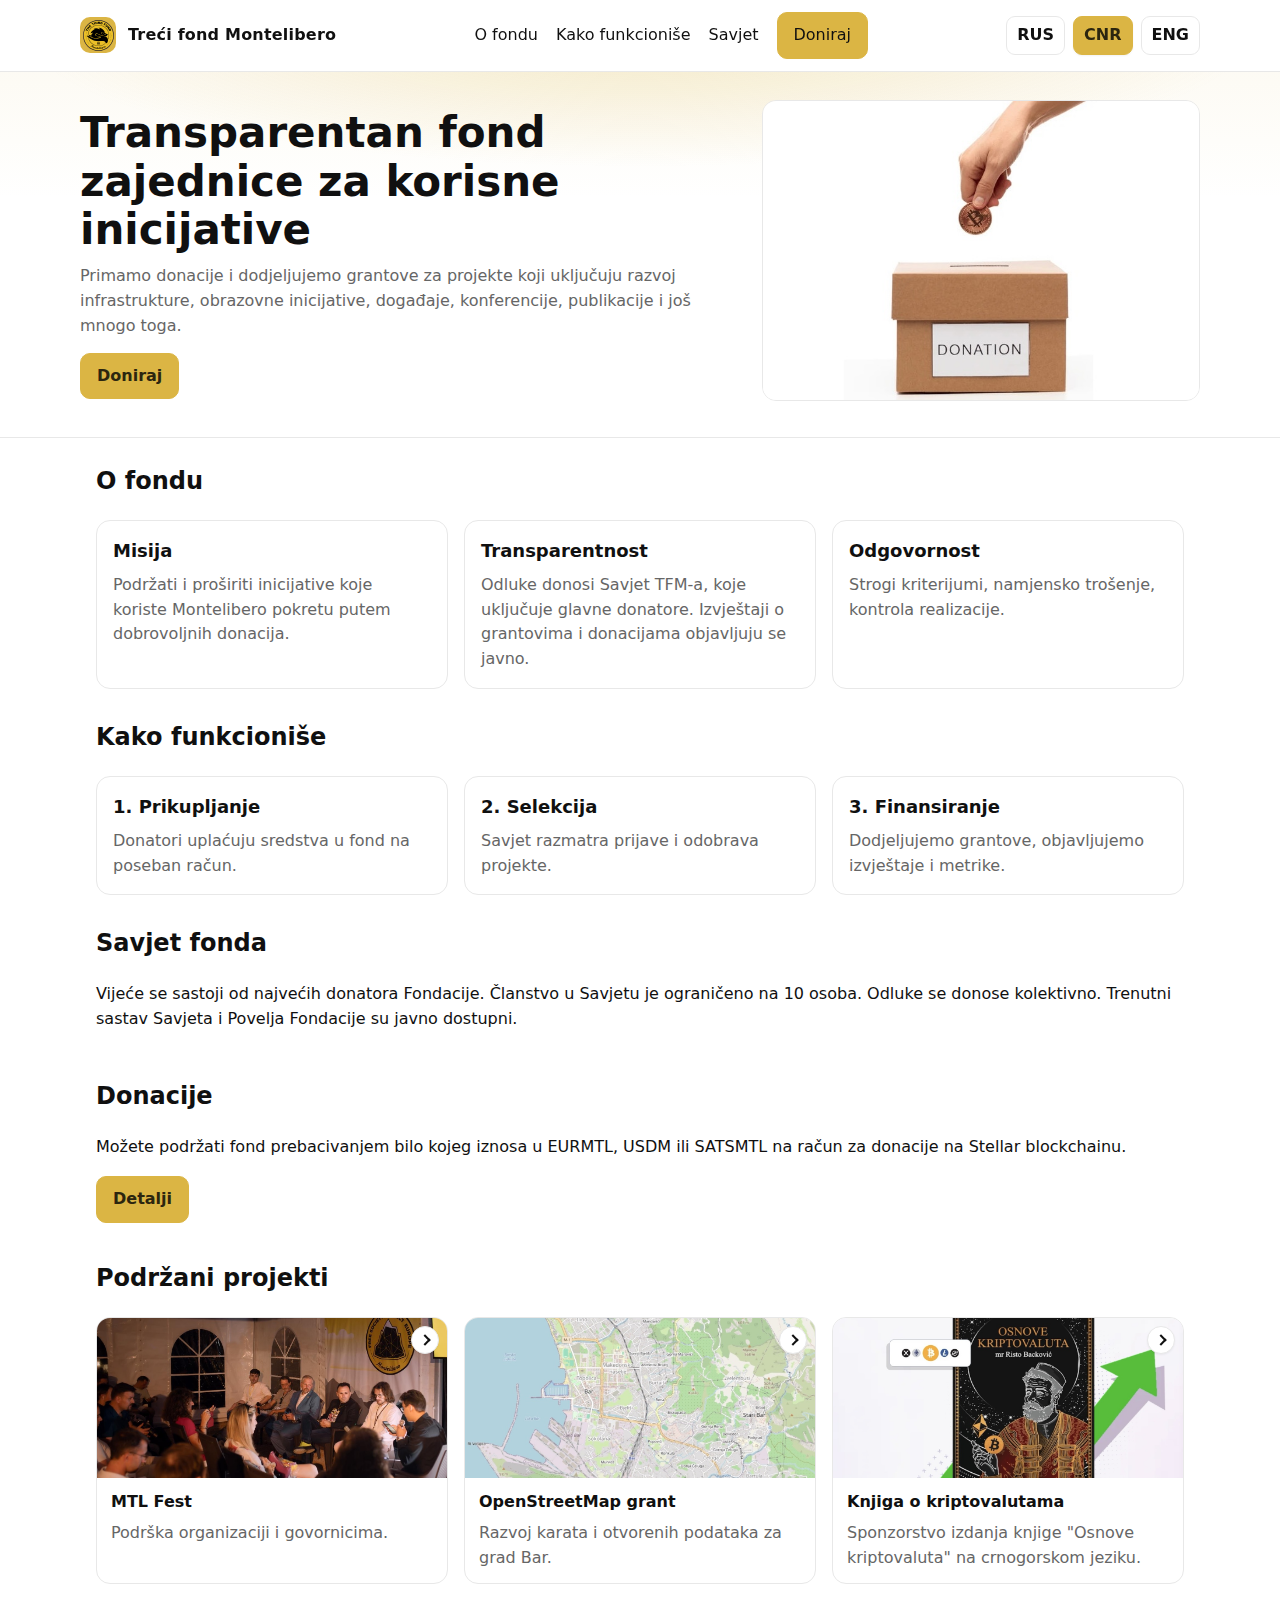
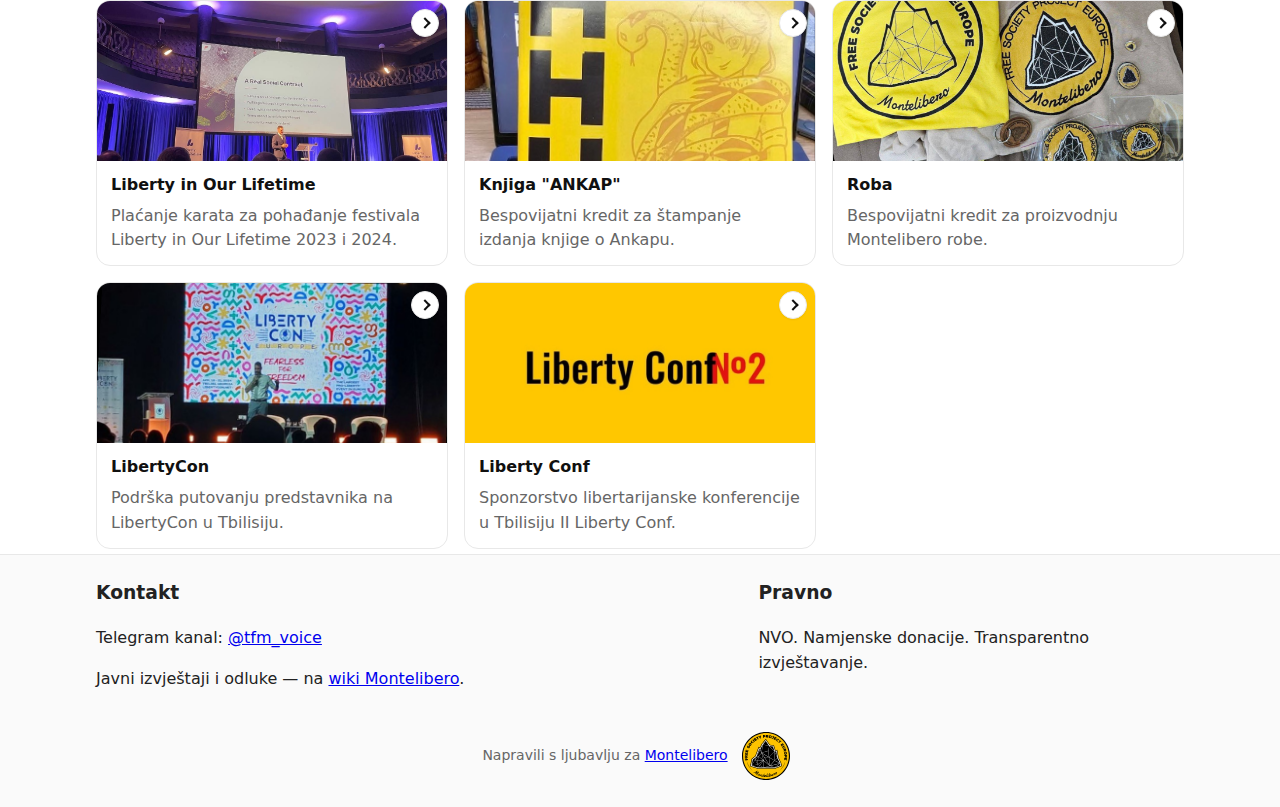
<file: cnr/index.html>
<!doctype html>
<html lang="sr-ME">
<head>
  <meta charset="utf-8">
  <title>Treći fond Montelibero — dobrotvorni fond zajednice</title>
  <meta name="viewport" content="width=device-width,initial-scale=1">
  <meta name="description" content="Nevladin dobrotvorni fond: prikupljamo donacije i transparentno dodjeljujemo grantove za korisne projekte zajednice.">
  <link rel="icon" type="image/x-icon" href="../media/favicon.ico">
  <link rel="stylesheet" href="../style.css">
  <link rel="alternate" hreflang="ru" href="/rus/">
  <link rel="alternate" hreflang="en" href="/eng/">
  <link rel="alternate" hreflang="sr-ME" href="/cnr/">
  <link rel="alternate" hreflang="x-default" href="/eng/">
</head>
<body>
  <header class="header">
    <div class="container nav">
      <a class="nav__brand" href="../">
        <span class="nav__logo" aria-hidden="true"></span>
        <span class="nav__title">Treći fond Montelibero</span>
      </a>
      <nav class="menu" aria-label="Navigacija">
        <a href="#about">O fondu</a>
        <a href="#how">Kako funkcioniše</a>
        <a href="#council">Savjet</a>
        <a class="btn btn--brand" href="#donate">Doniraj</a>
      </nav>
      <div class="lang" role="group" aria-label="Jezik">
        <a data-lang="rus" href="../rus/">RUS</a>
        <a data-lang="cnr" href="../cnr/" aria-current="true">CNR</a>
        <a data-lang="eng" href="../eng/">ENG</a>
      </div>
    </div>
  </header>

  <main id="main">
    <section class="hero">
      <div class="container hero__grid">
        <div>
          <h1>Transparentan fond zajednice za korisne inicijative</h1>
          <p>Primamo donacije i dodjeljujemo grantove za projekte koji uključuju razvoj infrastrukture, obrazovne inicijative, događaje, konferencije, publikacije i još mnogo toga.</p>
          <div style="display:flex; gap:10px;">
            <a class="btn btn--brand" href="#donate">Doniraj</a>
          </div>
        </div>
        <div>
          <img src="../media/cover.jpeg" alt="Naslovna slika fonda" style="width:100%; border-radius:14px; border:1px solid var(--line)">
        </div>
      </div>
    </section>

    <section id="about" class="section">
      <div class="container">
        <h2>O fondu</h2>
        <div class="cards">
          <div class="card"><h3>Misija</h3><p>Podržati i proširiti inicijative koje koriste Montelibero pokretu putem dobrovoljnih donacija.</p></div>
          <div class="card"><h3>Transparentnost</h3><p>Odluke donosi Savjet TFM-a, koje uključuje glavne donatore. Izvještaji o grantovima i donacijama objavljuju se javno.</p></div>
          <div class="card"><h3>Odgovornost</h3><p>Strogi kriterijumi, namjensko trošenje, kontrola realizacije.</p></div>
        </div>
      </div>
    </section>

    <section id="how" class="section">
      <div class="container">
        <h2>Kako funkcioniše</h2>
        <div class="cards">
          <div class="card"><h3>1. Prikupljanje</h3><p>Donatori uplaćuju sredstva u fond na poseban račun.</p></div>
          <div class="card"><h3>2. Selekcija</h3><p>Savjet razmatra prijave i odobrava projekte.</p></div>
          <div class="card"><h3>3. Finansiranje</h3><p>Dodjeljujemo grantove, objavljujemo izvještaje i metrike.</p></div>
        </div>
      </div>
    </section>

    <section id="council" class="section section">
      <div class="container">
        <h2>Savjet fonda</h2>
        <p>Vijeće se sastoji od najvećih donatora Fondacije. Članstvo u Savjetu je ograničeno na 10 osoba. Odluke se donose kolektivno. Trenutni sastav Savjeta i Povelja Fondacije su javno dostupni.</p>
      </div>
    </section>

    <section id="donate" class="section">
      <div class="container">
        <h2>Donacije</h2>
        <p>Možete podržati fond prebacivanjem bilo kojeg iznosa u EURMTL, USDM ili SATSMTL na račun za donacije na Stellar blockchainu.</p>
        <a class="btn btn--brand" href="https://monte.wiki/ru/%D0%A2%D1%80%D0%B5%D1%82%D0%B8%D0%B9_%D1%84%D0%BE%D0%BD%D0%B4_%D0%9C%D0%BE%D0%BD%D1%82%D0%B5%D0%BB%D0%B8%D0%B1%D0%B5%D1%80%D0%BE" target="_blank" rel="noopener">Detalji</a>
      </div>
    </section>

    <section id="projects" class="section">
      <div class="container">
        <h2>Podržani projekti</h2>
        <div class="projects">
          <article class="project">
            <img src="../media/cover-fest.jpeg" alt="">
            <a class="project_more" href="https://monte.wiki/ru/%D0%A4%D0%B5%D1%81%D1%82%D0%B8%D0%B2%D0%B0%D0%BB%D1%8C_Montelibero_FEST" aria-label="Detaljnije"></a>
            <div class="project_body">
              <h4>MTL Fest</h4>
              <p>Podrška organizaciji i govornicima.</p>
            </div>
          </article>
          <article class="project">
            <img src="../media/cover-map.jpeg" alt="">
            <a class="project_more" href="https://t.me/tfm_talk/2829" aria-label="Detaljnije"></a>
            <div class="project_body">
              <h4>OpenStreetMap grant</h4>
              <p>Razvoj karata i otvorenih podataka za grad Bar.</p>
            </div>
          </article>
          <article class="project">
            <img src="../media/cover-book1.jpeg" alt="">
            <a class="project_more" href="https://t.me/tfm_talk/3636" aria-label="Detaljnije"></a>
            <div class="project_body">
              <h4>Knjiga o kriptovalutama</h4>
              <p>Sponzorstvo izdanja knjige "Osnove kriptovaluta" na crnogorskom jeziku.</p>
            </div>
          </article>
          <article class="project">
            <img src="../media/cover-LiOL.jpeg" alt="">
            <a class="project_more" href="https://t.me/IA_Montelibero/27" aria-label="Detaljnije"></a>
            <div class="project_body">
              <h4>Liberty in Our Lifetime</h4>
              <p>Plaćanje karata za pohađanje festivala Liberty in Our Lifetime 2023 i 2024.</p>
            </div>
          </article>
          <article class="project">
            <img src="../media/cover-book2.jpeg" alt="">
            <a class="project_more" href="https://t.me/Montelibero_ru/8528" aria-label="Detaljnije"></a>
            <div class="project_body">
              <h4>Knjiga "ANKAP"</h4>
              <p>Bespovijatni kredit za štampanje izdanja knjige o Ankapu.</p>
            </div>
          </article>
          <article class="project">
            <img src="../media/cover-merch.jpeg" alt="">
            <a class="project_more" href="https://t.me/Montelibero_ru/8528" aria-label="Detaljnije"></a>
            <div class="project_body">
              <h4>Roba</h4>
              <p>Bespovijatni kredit za proizvodnju Montelibero robe.</p>
            </div>
          </article>
          <article class="project">
            <img src="../media/cover-libertycon.jpeg" alt="">
            <a class="project_more" href="https://libertycon.net/blog/libertycon-europe-is-coming-to-tbilisi-georgia/" aria-label="Detaljnije"></a>
            <div class="project_body">
              <h4>LibertyCon</h4>
              <p>Podrška putovanju predstavnika na LibertyCon u Tbilisiju.</p>
            </div>
          </article>
          <article class="project">
            <img src="../media/cover-libertyconf.jpeg" alt="">
            <a class="project_more" href="https://t.me/tfm_talk/3718" aria-label="Detaljnije"></a>
            <div class="project_body">
              <h4>Liberty Conf</h4>
              <p>Sponzorstvo libertarijanske konferencije u Tbilisiju II Liberty Conf.</p>
            </div>
          </article>
        </div>
      </div>
    </section>
  </main>

  <footer class="footer section">
    <div class="container footer__grid">
      <div>
        <h3>Kontakt</h3>
        <p>Telegram kanal: <a href="https://t.me/tfm_voice">@tfm_voice</a></p>
        <p>Javni izvještaji i odluke — na <a href="https://monte.wiki/ru/%D0%A2%D1%80%D0%B5%D1%82%D0%B8%D0%B9_%D1%84%D0%BE%D0%BD%D0%B4_%D0%9C%D0%BE%D0%BD%D1%82%D0%B5%D0%BB%D0%B8%D0%B1%D0%B5%D1%80%D0%BE">wiki Montelibero</a>.</p>
      </div>
      <div>
        <h3>Pravno</h3>
        <p>NVO. Namjenske donacije. Transparentno izvještavanje.</p>
      </div>
    </div>
    <div class="container">
      <p class="made">Napravili s ljubavlju za <a href="https://montelibero.org/" target="_blank" rel="noopener">Montelibero</a><img src="../media/logo-mtl.svg" alt="Montelibero"></p>
    </div>
  </footer>

  <script>
  (function(){
    function setCookie(name, value, days){
      var d = new Date(); d.setTime(d.getTime() + days*24*60*60*1000);
      document.cookie = name + '=' + encodeURIComponent(value) + '; path=/; SameSite=Lax; expires=' + d.toUTCString();
    }
    var links = document.querySelectorAll('.lang a[data-lang]');
    links.forEach(function(a){ a.addEventListener('click', function(){ setCookie('lang', a.dataset.lang, 365); }); });
  })();
  </script>
</body>
</html>
</file>
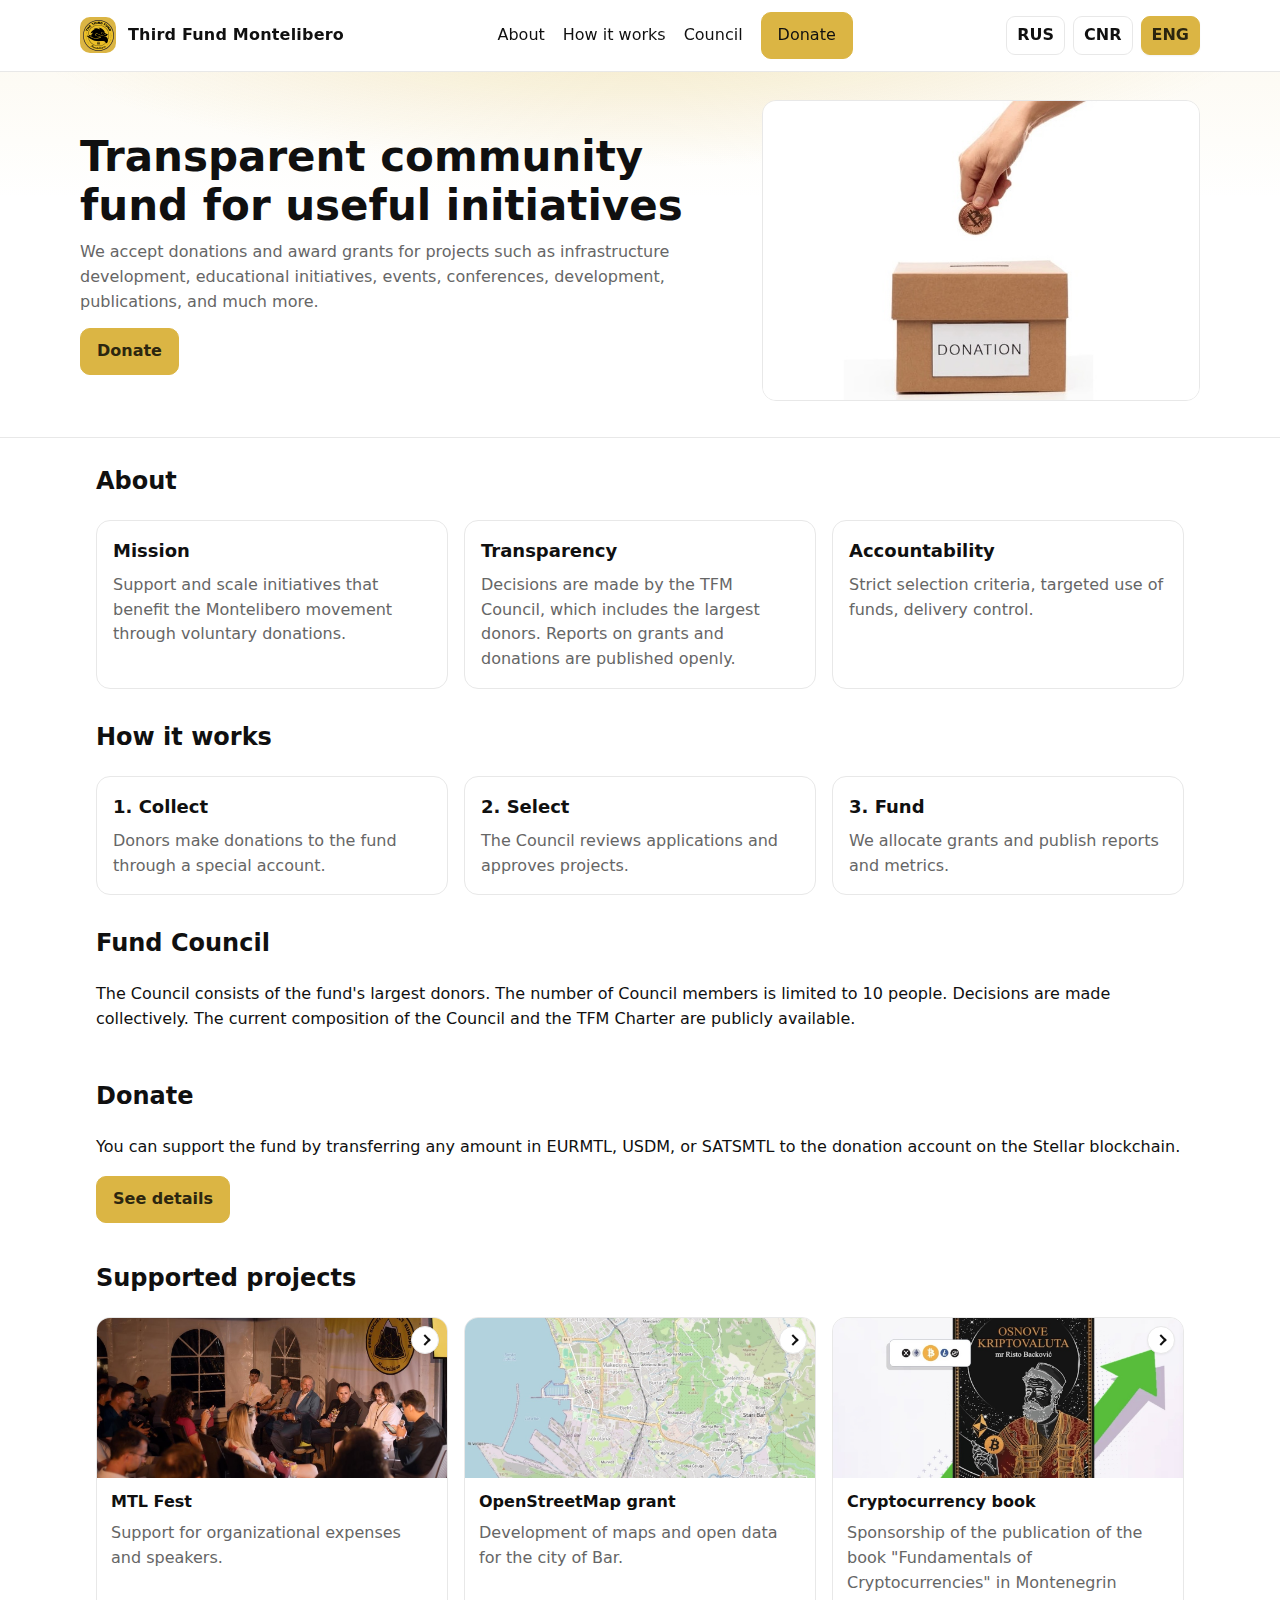
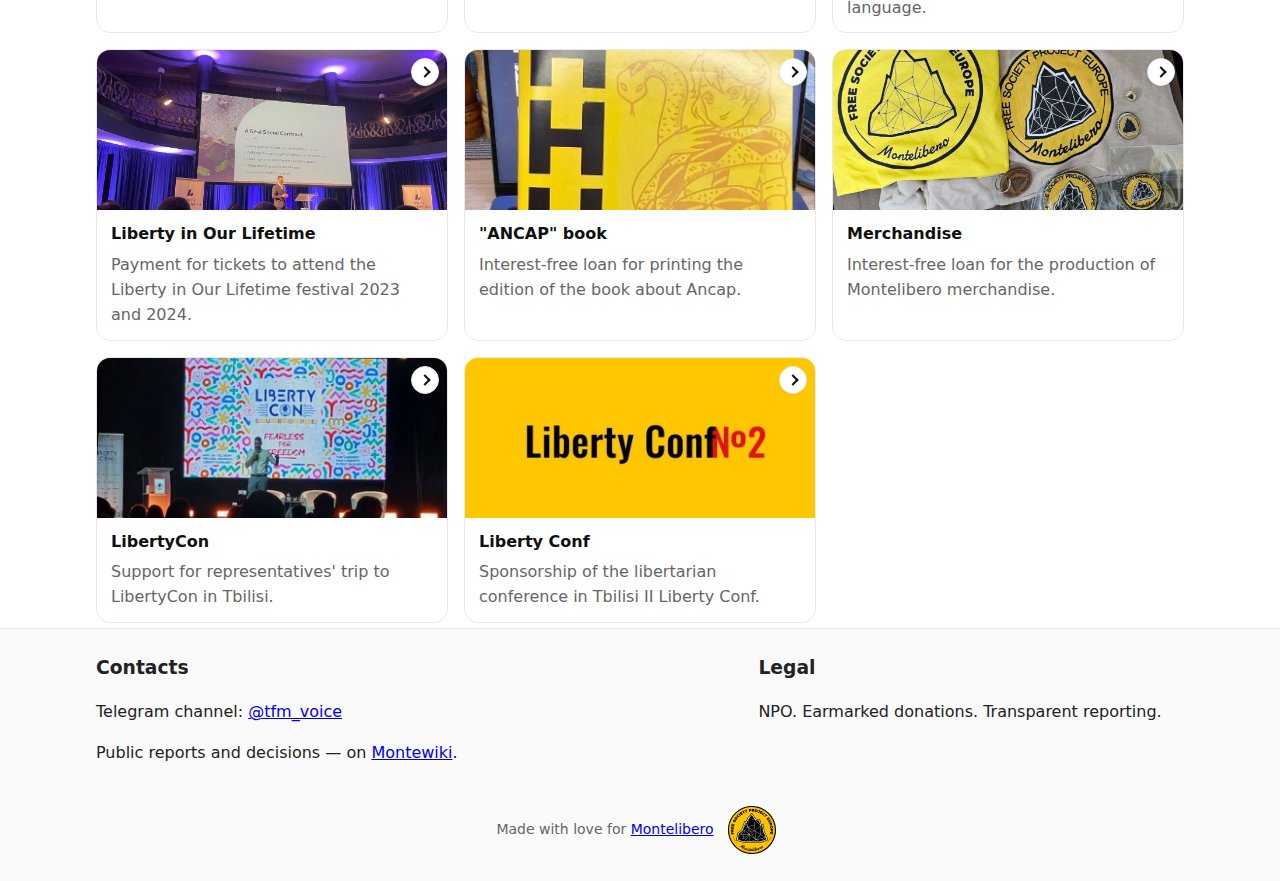
<file: eng/index.html>
<!doctype html>
<html lang="en">
<head>
  <meta charset="utf-8">
  <title>Third Fund Montelibero — community charity foundation</title>
  <meta name="viewport" content="width=device-width,initial-scale=1">
  <meta name="description" content="Non-profit charity fund: we collect donations and transparently allocate grants to community projects.">
  <link rel="icon" type="image/x-icon" href="../media/favicon.ico">
  <link rel="stylesheet" href="../style.css">
  <link rel="alternate" hreflang="ru" href="/rus/">
  <link rel="alternate" hreflang="en" href="/eng/">
  <link rel="alternate" hreflang="sr-ME" href="/cnr/">
  <link rel="alternate" hreflang="x-default" href="/eng/">
</head>
<body>
  <header class="header">
    <div class="container nav">
      <a class="nav__brand" href="../">
        <span class="nav__logo" aria-hidden="true"></span>
        <span class="nav__title">Third Fund Montelibero</span>
      </a>
      <nav class="menu" aria-label="Primary">
        <a href="#about">About</a>
        <a href="#how">How it works</a>
        <a href="#council">Council</a>
        <a class="btn btn--brand" href="#donate">Donate</a>
      </nav>
      <div class="lang" role="group" aria-label="Language">
        <a data-lang="rus" href="../rus/">RUS</a>
        <a data-lang="cnr" href="../cnr/">CNR</a>
        <a data-lang="eng" href="../eng/" aria-current="true">ENG</a>
      </div>
    </div>
  </header>

  <main id="main">
    <section class="hero">
      <div class="container hero__grid">
        <div>
          <h1>Transparent community fund for useful initiatives</h1>
          <p>We accept donations and award grants for projects such as infrastructure development, educational initiatives, events, conferences, development, publications, and much more.</p>
          <div style="display:flex; gap:10px;">
            <a class="btn btn--brand" href="#donate">Donate</a>
          </div>
        </div>
        <div>
          <img src="../media/cover.jpeg" alt="Fund cover image: collaboration and support" style="width:100%; border-radius:14px; border:1px solid var(--line)">
        </div>
      </div>
    </section>

    <section id="about" class="section">
      <div class="container">
        <h2>About</h2>
        <div class="cards">
          <div class="card"><h3>Mission</h3><p>Support and scale initiatives that benefit the Montelibero movement through voluntary donations.</p></div>
          <div class="card"><h3>Transparency</h3><p>Decisions are made by the TFM Council, which includes the largest donors. Reports on grants and donations are published openly.</p></div>
          <div class="card"><h3>Accountability</h3><p>Strict selection criteria, targeted use of funds, delivery control.</p></div>
        </div>
      </div>
    </section>

    <section id="how" class="section">
      <div class="container">
        <h2>How it works</h2>
        <div class="cards">
          <div class="card"><h3>1. Collect</h3><p>Donors make donations to the fund through a special account.</p></div>
          <div class="card"><h3>2. Select</h3><p>The Council reviews applications and approves projects.</p></div>
          <div class="card"><h3>3. Fund</h3><p>We allocate grants and publish reports and metrics.</p></div>
        </div>
      </div>
    </section>

    <section id="council" class="section section">
      <div class="container">
        <h2>Fund Council</h2>
        <p>The Council consists of the fund's largest donors. The number of Council members is limited to 10 people. Decisions are made collectively. The current composition of the Council and the TFM Charter are publicly available.</p>
      </div>
    </section>

    <section id="donate" class="section">
      <div class="container">
        <h2>Donate</h2>
        <p>You can support the fund by transferring any amount in EURMTL, USDM, or SATSMTL to the donation account on the Stellar blockchain.</p>
        <a class="btn btn--brand" href="https://monte.wiki/ru/%D0%A2%D1%80%D0%B5%D1%82%D0%B8%D0%B9_%D1%84%D0%BE%D0%BD%D0%B4_%D0%9C%D0%BE%D0%BD%D1%82%D0%B5%D0%BB%D0%B8%D0%B1%D0%B5%D1%80%D0%BE" target="_blank" rel="noopener">See details</a>
      </div>
    </section>

    <section id="projects" class="section">
      <div class="container">
        <h2>Supported projects</h2>
        <div class="projects">
          <article class="project">
            <img src="../media/cover-fest.jpeg" alt="">
            <a class="project_more" href="https://monte.wiki/ru/%D0%A4%D0%B5%D1%81%D1%82%D0%B8%D0%B2%D0%B0%D0%BB%D1%8C_Montelibero_FEST" aria-label="Learn more"></a>
            <div class="project_body">
              <h4>MTL Fest</h4>
              <p>Support for organizational expenses and speakers.</p>
            </div>
          </article>
          <article class="project">
            <img src="../media/cover-map.jpeg" alt="">
            <a class="project_more" href="https://t.me/tfm_talk/2829" aria-label="Learn more"></a>
            <div class="project_body">
              <h4>OpenStreetMap grant</h4>
              <p>Development of maps and open data for the city of Bar.</p>
            </div>
          </article>
          <article class="project">
            <img src="../media/cover-book1.jpeg" alt="">
            <a class="project_more" href="https://t.me/tfm_talk/3636" aria-label="Learn more"></a>
            <div class="project_body">
              <h4>Cryptocurrency book</h4>
              <p>Sponsorship of the publication of the book "Fundamentals of Cryptocurrencies" in Montenegrin language.</p>
            </div>
          </article>
          <article class="project">
            <img src="../media/cover-LiOL.jpeg" alt="">
            <a class="project_more" href="https://t.me/IA_Montelibero/27" aria-label="Learn more"></a>
            <div class="project_body">
              <h4>Liberty in Our Lifetime</h4>
              <p>Payment for tickets to attend the Liberty in Our Lifetime festival 2023 and 2024.</p>
            </div>
          </article>
          <article class="project">
            <img src="../media/cover-book2.jpeg" alt="">
            <a class="project_more" href="https://t.me/Montelibero_ru/8528" aria-label="Learn more"></a>
            <div class="project_body">
              <h4>"ANCAP" book</h4>
              <p>Interest-free loan for printing the edition of the book about Ancap.</p>
            </div>
          </article>
          <article class="project">
            <img src="../media/cover-merch.jpeg" alt="">
            <a class="project_more" href="https://t.me/Montelibero_ru/8528" aria-label="Learn more"></a>
            <div class="project_body">
              <h4>Merchandise</h4>
              <p>Interest-free loan for the production of Montelibero merchandise.</p>
            </div>
          </article>
          <article class="project">
            <img src="../media/cover-libertycon.jpeg" alt="">
            <a class="project_more" href="https://libertycon.net/blog/libertycon-europe-is-coming-to-tbilisi-georgia/" aria-label="Learn more"></a>
            <div class="project_body">
              <h4>LibertyCon</h4>
              <p>Support for representatives' trip to LibertyCon in Tbilisi.</p>
            </div>
          </article>
          <article class="project">
            <img src="../media/cover-libertyconf.jpeg" alt="">
            <a class="project_more" href="https://t.me/tfm_talk/3718" aria-label="Learn more"></a>
            <div class="project_body">
              <h4>Liberty Conf</h4>
              <p>Sponsorship of the libertarian conference in Tbilisi II Liberty Conf.</p>
            </div>
          </article>
        </div>
      </div>
    </section>
  </main>

  <footer class="footer section">
    <div class="container footer__grid">
      <div>
        <h3>Contacts</h3>
        <p>Telegram channel: <a href="https://t.me/tfm_voice">@tfm_voice</a></p>
        <p>Public reports and decisions — on <a href="https://monte.wiki/ru/%D0%A2%D1%80%D0%B5%D1%82%D0%B8%D0%B9_%D1%84%D0%BE%D0%BD%D0%B4_%D0%9C%D0%BE%D0%BD%D1%82%D0%B5%D0%BB%D0%B8%D0%B1%D0%B5%D1%80%D0%BE">Montewiki</a>.</p>
      </div>
      <div>
        <h3>Legal</h3>
        <p>NPO. Earmarked donations. Transparent reporting.</p>
      </div>
    </div>
    <div class="container">
      <p class="made">Made with love for <a href="https://montelibero.org/" target="_blank" rel="noopener">Montelibero</a><img src="../media/logo-mtl.svg" alt="Montelibero"></p>
    </div>
  </footer>

  <script>
  (function(){
    function setCookie(name, value, days){
      var d = new Date(); d.setTime(d.getTime() + days*24*60*60*1000);
      document.cookie = name + '=' + encodeURIComponent(value) + '; path=/; SameSite=Lax; expires=' + d.toUTCString();
    }
    var links = document.querySelectorAll('.lang a[data-lang]');
    links.forEach(function(a){ a.addEventListener('click', function(){ setCookie('lang', a.dataset.lang, 365); }); });
  })();
  </script>
</body>
</html>
</file>
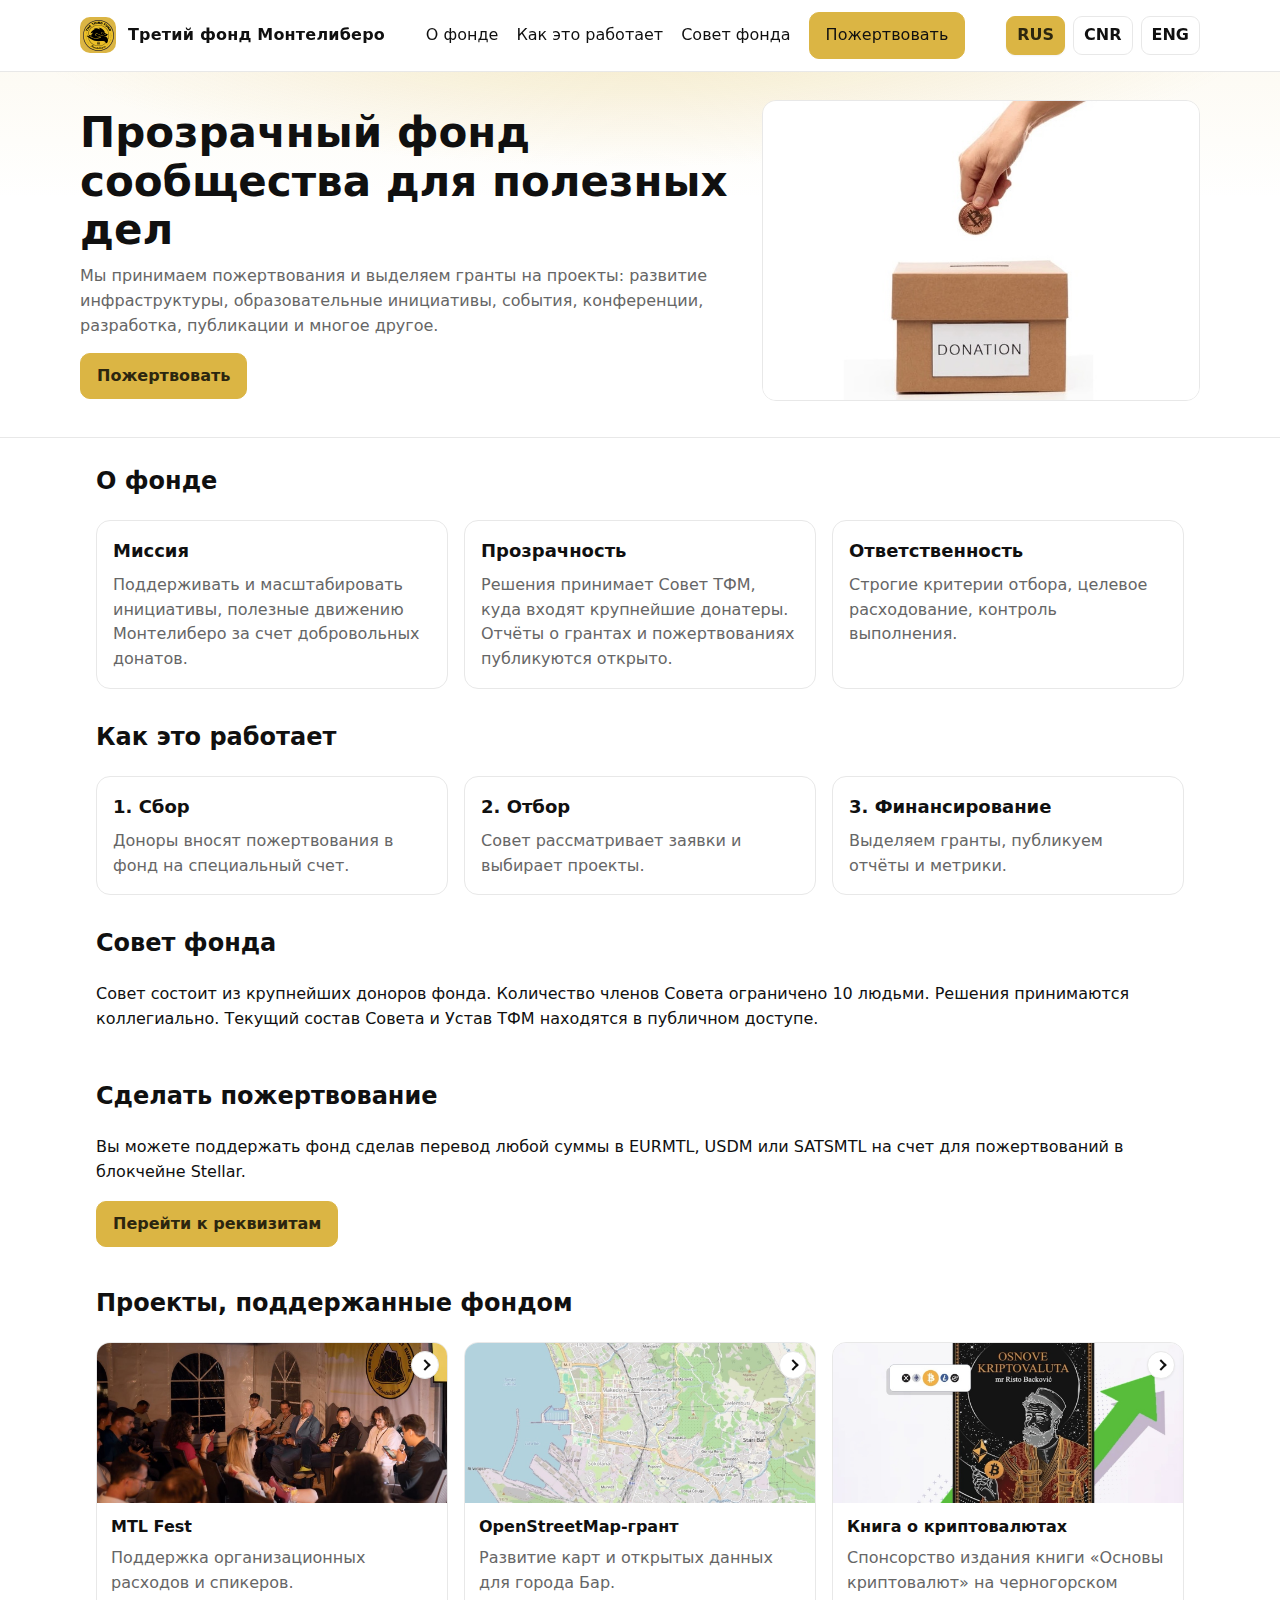
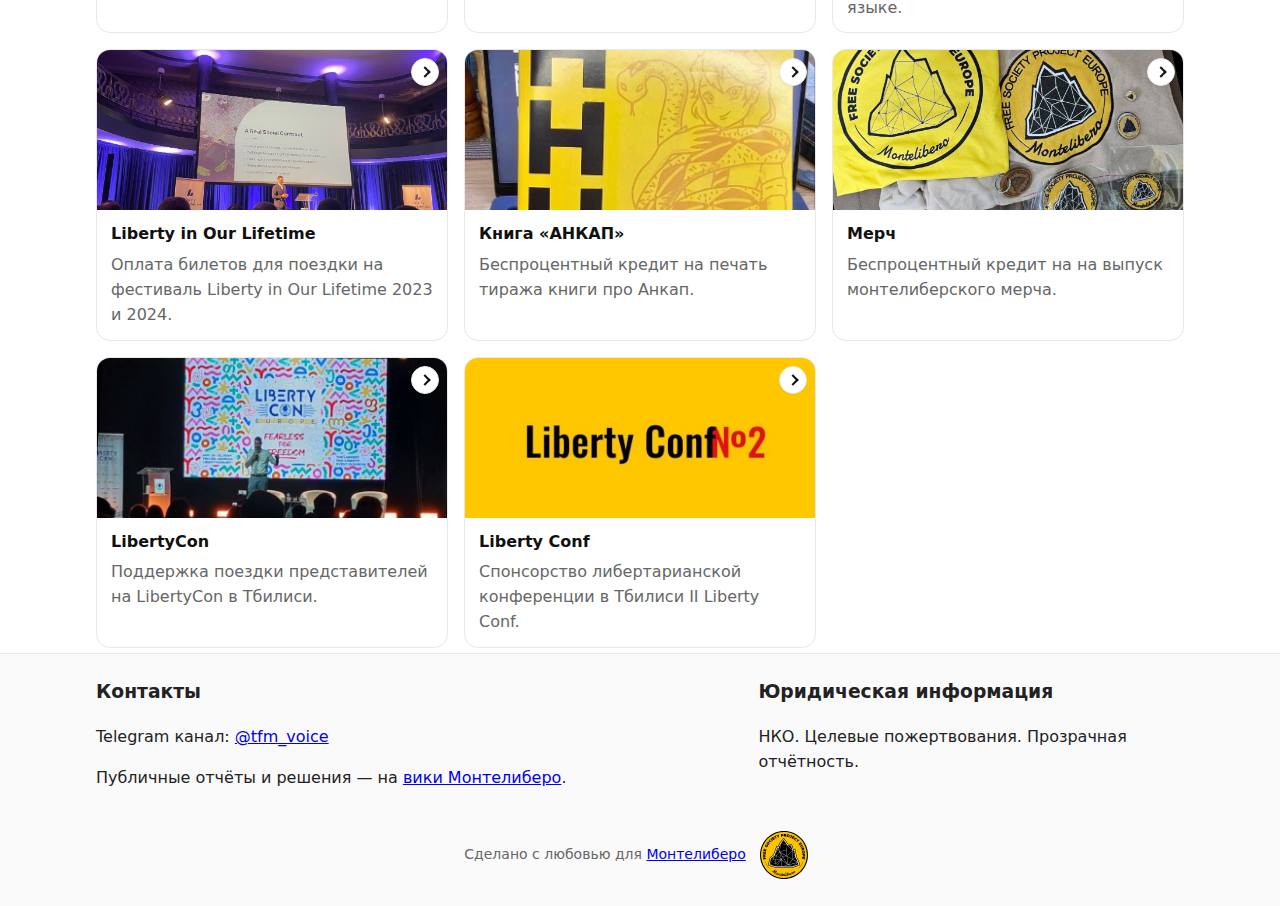
<file: rus/index.html>
<!doctype html>
<html lang="ru">
<head>
  <meta charset="utf-8">
  <title>Третий фонд Монтелиберо — благотворительный фонд сообщества</title>
  <meta name="viewport" content="width=device-width,initial-scale=1">
  <meta name="description" content="Некоммерческий благотворительный фонд: собираем пожертвования и прозрачно распределяем на общественно полезные проекты сообщества Монтелиберо.">
  <link rel="icon" type="image/x-icon" href="../media/favicon.ico">
  <link rel="stylesheet" href="../style.css">
  <link rel="alternate" hreflang="ru" href="/rus/">
  <link rel="alternate" hreflang="en" href="/eng/">
  <link rel="alternate" hreflang="sr-ME" href="/cnr/">
  <link rel="alternate" hreflang="x-default" href="/eng/">
</head>
<body>
  <header class="header">
    <div class="container nav">
      <a class="nav__brand" href="../">
        <span class="nav__logo" aria-hidden="true"></span>
        <span class="nav__title">Третий фонд Монтелиберо</span>
      </a>
      <nav class="menu" aria-label="Главная навигация">
        <a href="#about">О фонде</a>
        <a href="#how">Как это работает</a>
        <a href="#council">Совет фонда</a>
        <a class="btn btn--brand" href="#donate">Пожертвовать</a>
      </nav>
      <div class="lang" role="group" aria-label="Выбор языка">
        <a data-lang="rus" href="../rus/" aria-current="true">RUS</a>
        <a data-lang="cnr" href="../cnr/">CNR</a>
        <a data-lang="eng" href="../eng/">ENG</a>
      </div>
    </div>
  </header>

  <main id="main">
    <section class="hero">
      <div class="container hero__grid">
        <div>
          <h1>Прозрачный фонд сообщества для полезных дел</h1>
          <p>Мы принимаем пожертвования и выделяем гранты на проекты: развитие инфраструктуры, образовательные инициативы, события, конференции, разработка, публикации и многое другое.</p>
          <div style="display:flex; gap:10px;">
            <a class="btn btn--brand" href="#donate">Пожертвовать</a>
          </div>
        </div>
        <div>
          <img src="../media/cover.jpeg" alt="Обложка фонда: совместная работа и поддержка" style="width:100%; border-radius:14px; border:1px solid var(--line)">
        </div>
      </div>
    </section>

    <section id="about" class="section">
      <div class="container">
        <h2>О фонде</h2>
        <div class="cards">
          <div class="card">
            <h3>Миссия</h3>
            <p>Поддерживать и масштабировать инициативы, полезные движению Монтелиберо за счет добровольных донатов.</p>
          </div>
          <div class="card">
            <h3>Прозрачность</h3>
            <p>Решения принимает Совет ТФМ, куда входят крупнейшие донатеры. Отчёты о грантах и пожертвованиях публикуются открыто.</p>
          </div>
          <div class="card">
            <h3>Ответственность</h3>
            <p>Строгие критерии отбора, целевое расходование, контроль выполнения.</p>
          </div>
        </div>
      </div>
    </section>

    <section id="how" class="section">
      <div class="container">
        <h2>Как это работает</h2>
        <div class="cards">
          <div class="card"><h3>1. Сбор</h3><p>Доноры вносят пожертвования в фонд на специальный счет.</p></div>
          <div class="card"><h3>2. Отбор</h3><p>Совет рассматривает заявки и выбирает проекты.</p></div>
          <div class="card"><h3>3. Финансирование</h3><p>Выделяем гранты, публикуем отчёты и метрики.</p></div>
        </div>
      </div>
    </section>

    <section id="council" class="section section">
      <div class="container">
        <h2>Совет фонда</h2>
        <p>Совет состоит из крупнейших доноров фонда. Количество членов Совета ограничено 10 людьми. Решения принимаются коллегиально. Текущий состав Совета и Устав ТФМ находятся в публичном доступе.</p>
      </div>
    </section>

    <section id="donate" class="section">
      <div class="container">
        <h2>Сделать пожертвование</h2>
        <p>Вы можете поддержать фонд сделав перевод любой суммы в EURMTL, USDM или SATSMTL на счет для пожертвований в блокчейне Stellar.</p>
        <a class="btn btn--brand" href="https://monte.wiki/ru/%D0%A2%D1%80%D0%B5%D1%82%D0%B8%D0%B9_%D1%84%D0%BE%D0%BD%D0%B4_%D0%9C%D0%BE%D0%BD%D1%82%D0%B5%D0%BB%D0%B8%D0%B1%D0%B5%D1%80%D0%BE" target="_blank" rel="noopener">Перейти к реквизитам</a>
      </div>
    </section>

    <section id="projects" class="section">
      <div class="container">
        <h2>Проекты, поддержанные фондом</h2>
        <div class="projects">
          <article class="project">
            <img src="../media/cover-fest.jpeg" alt="">
            <a class="project_more" href="https://monte.wiki/ru/%D0%A4%D0%B5%D1%81%D1%82%D0%B8%D0%B2%D0%B0%D0%BB%D1%8C_Montelibero_FEST" aria-label="Узнать подробнее"></a>
            <div class="project_body">
              <h4>MTL Fest</h4>
              <p>Поддержка организационных расходов и спикеров.</p>
            </div>
          </article>
          <article class="project">
            <img src="../media/cover-map.jpeg" alt="">
            <a class="project_more" href="https://t.me/tfm_talk/2829" aria-label="Узнать подробнее"></a>
            <div class="project_body">
              <h4>OpenStreetMap-грант</h4>
              <p>Развитие карт и открытых данных для города Бар.</p>
            </div>
          </article>
          <article class="project">
            <img src="../media/cover-book1.jpeg" alt="">
            <a class="project_more" href="https://t.me/tfm_talk/3636" aria-label="Узнать подробнее"></a>
            <div class="project_body">
              <h4>Книга о криптовалютах</h4>
              <p>Спонсорство издания книги «Основы криптовалют» на черногорском языке.</p>
            </div>
          </article>
          <article class="project">
            <img src="../media/cover-LiOL.jpeg" alt="">
            <a class="project_more" href="https://t.me/IA_Montelibero/27" aria-label="Узнать подробнее"></a>
            <div class="project_body">
              <h4>Liberty in Our Lifetime</h4>
              <p>Оплата билетов для поездки на фестиваль Liberty in Our Lifetime 2023 и 2024.</p>
            </div>
          </article>
          <article class="project">
            <img src="../media/cover-book2.jpeg" alt="">
            <a class="project_more" href="https://t.me/Montelibero_ru/8528" aria-label="Узнать подробнее"></a>
            <div class="project_body">
              <h4>Книга «АНКАП»</h4>
              <p>Беспроцентный кредит на печать тиража книги про Анкап.</p>
            </div>
          </article>
          <article class="project">
            <img src="../media/cover-merch.jpeg" alt="">
            <a class="project_more" href="https://t.me/Montelibero_ru/8528" aria-label="Узнать подробнее"></a>
            <div class="project_body">
              <h4>Мерч</h4>
              <p>Беспроцентный кредит на на выпуск монтелиберского мерча.</p>
            </div>
          </article>
          <article class="project">
            <img src="../media/cover-libertycon.jpeg" alt="">
            <a class="project_more" href="https://libertycon.net/blog/libertycon-europe-is-coming-to-tbilisi-georgia/" aria-label="Узнать подробнее"></a>
            <div class="project_body">
              <h4>LibertyCon</h4>
              <p>Поддержка поездки представителей на LibertyCon в Тбилиси.</p>
            </div>
          </article>
          <article class="project">
            <img src="../media/cover-libertyconf.jpeg" alt="">
            <a class="project_more" href="https://t.me/tfm_talk/3718" aria-label="Узнать подробнее"></a>
            <div class="project_body">
              <h4>Liberty Conf</h4>
              <p>Cпонсорство либертарианской конференции в Тбилиси II Liberty Conf.</p>
            </div>
          </article>
        </div>
      </div>
    </section>
  </main>

  <footer class="footer section">
    <div class="container footer__grid">
      <div>
        <h3>Контакты</h3>
        <p>Telegram канал: <a href="https://t.me/tfm_voice">@tfm_voice</a></p>
        <p>Публичные отчёты и решения — на <a href="https://monte.wiki/ru/%D0%A2%D1%80%D0%B5%D1%82%D0%B8%D0%B9_%D1%84%D0%BE%D0%BD%D0%B4_%D0%9C%D0%BE%D0%BD%D1%82%D0%B5%D0%BB%D0%B8%D0%B1%D0%B5%D1%80%D0%BE">вики Монтелиберо</a>.</p>
      </div>
      <div>
        <h3>Юридическая информация</h3>
        <p>НКО. Целевые пожертвования. Прозрачная отчётность.</p>
      </div>
    </div>
    <div class="container">
      <p class="made">Сделано с любовью для <a href="https://montelibero.org/" target="_blank" rel="noopener">Монтелиберо</a><img src="../media/logo-mtl.svg" alt="Montelibero"></p>
    </div>
  </footer>

  <script>
  (function(){
    function setCookie(name, value, days){
      var d = new Date(); d.setTime(d.getTime() + days*24*60*60*1000);
      document.cookie = name + '=' + encodeURIComponent(value) + '; path=/; SameSite=Lax; expires=' + d.toUTCString();
    }
    var links = document.querySelectorAll('.lang a[data-lang]');
    links.forEach(function(a){ a.addEventListener('click', function(){ setCookie('lang', a.dataset.lang, 365); }); });
  })();
  </script>
</body>
</html>
</file>
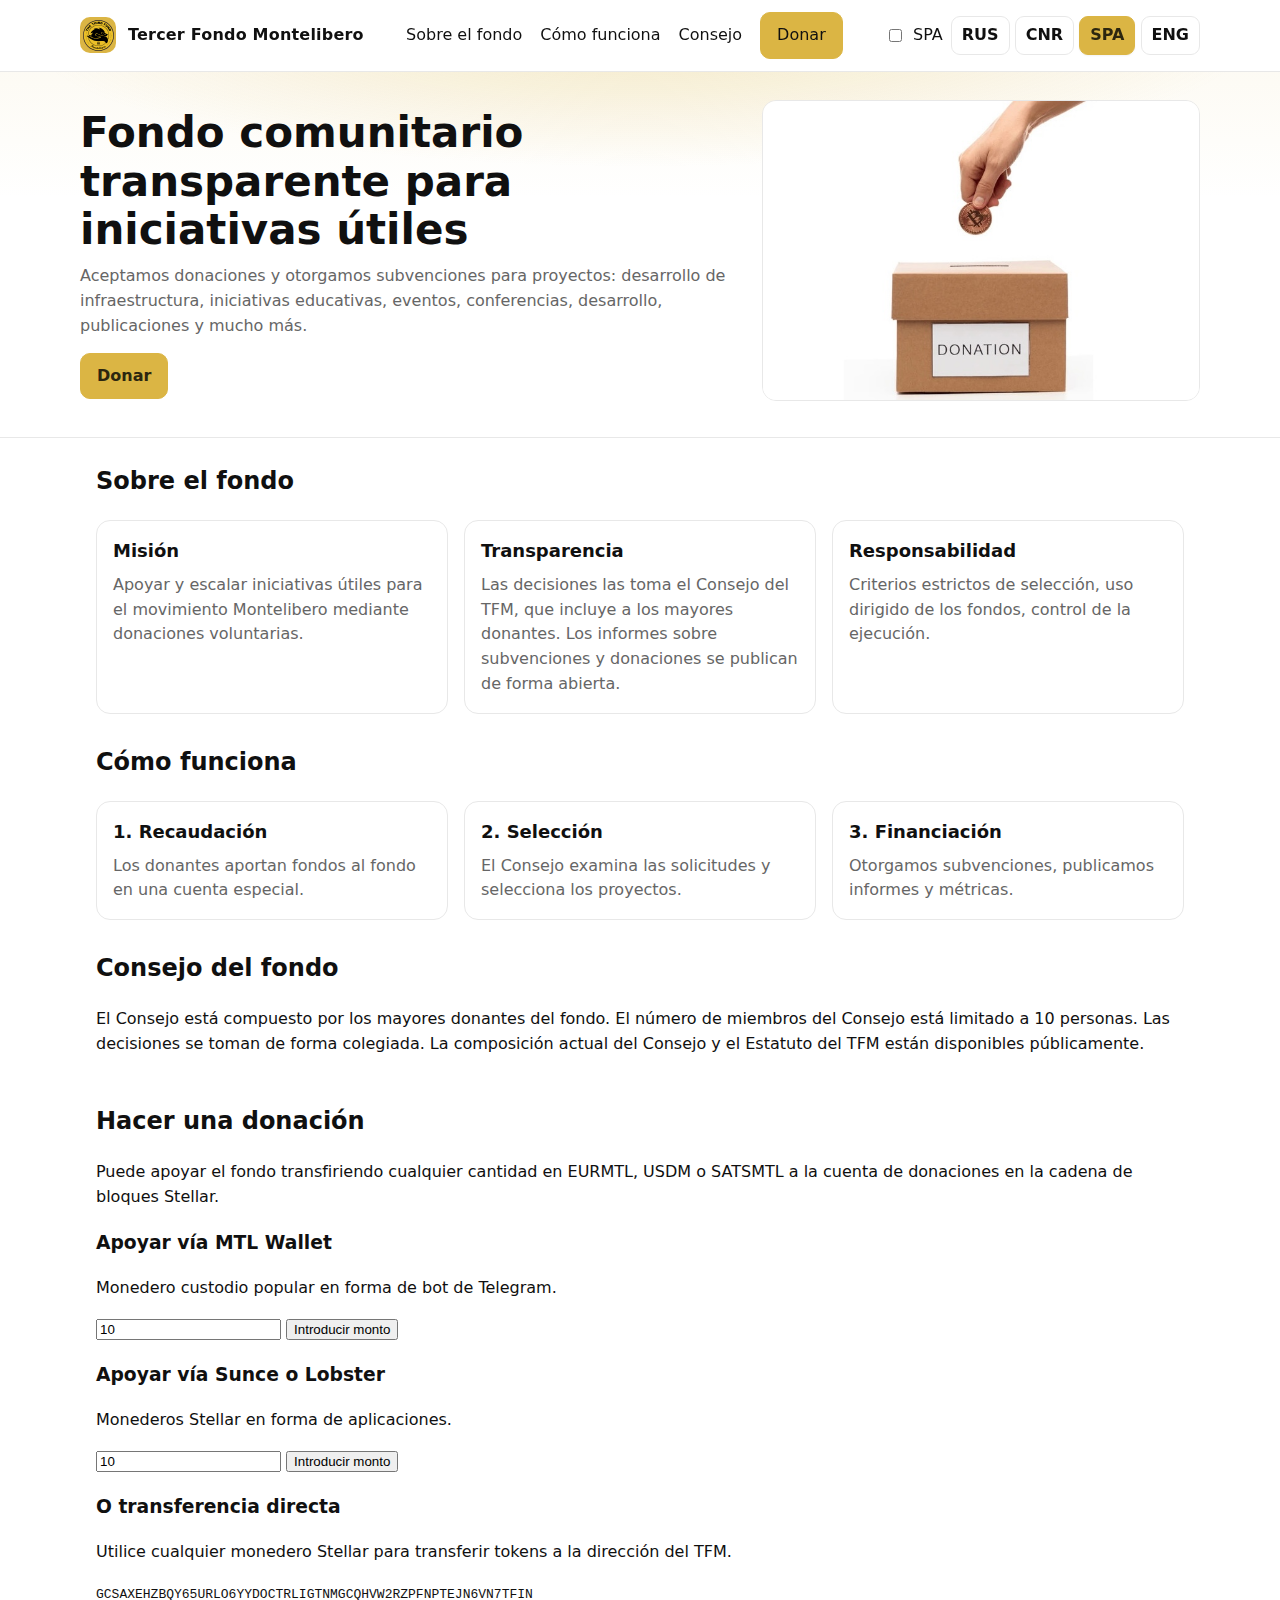
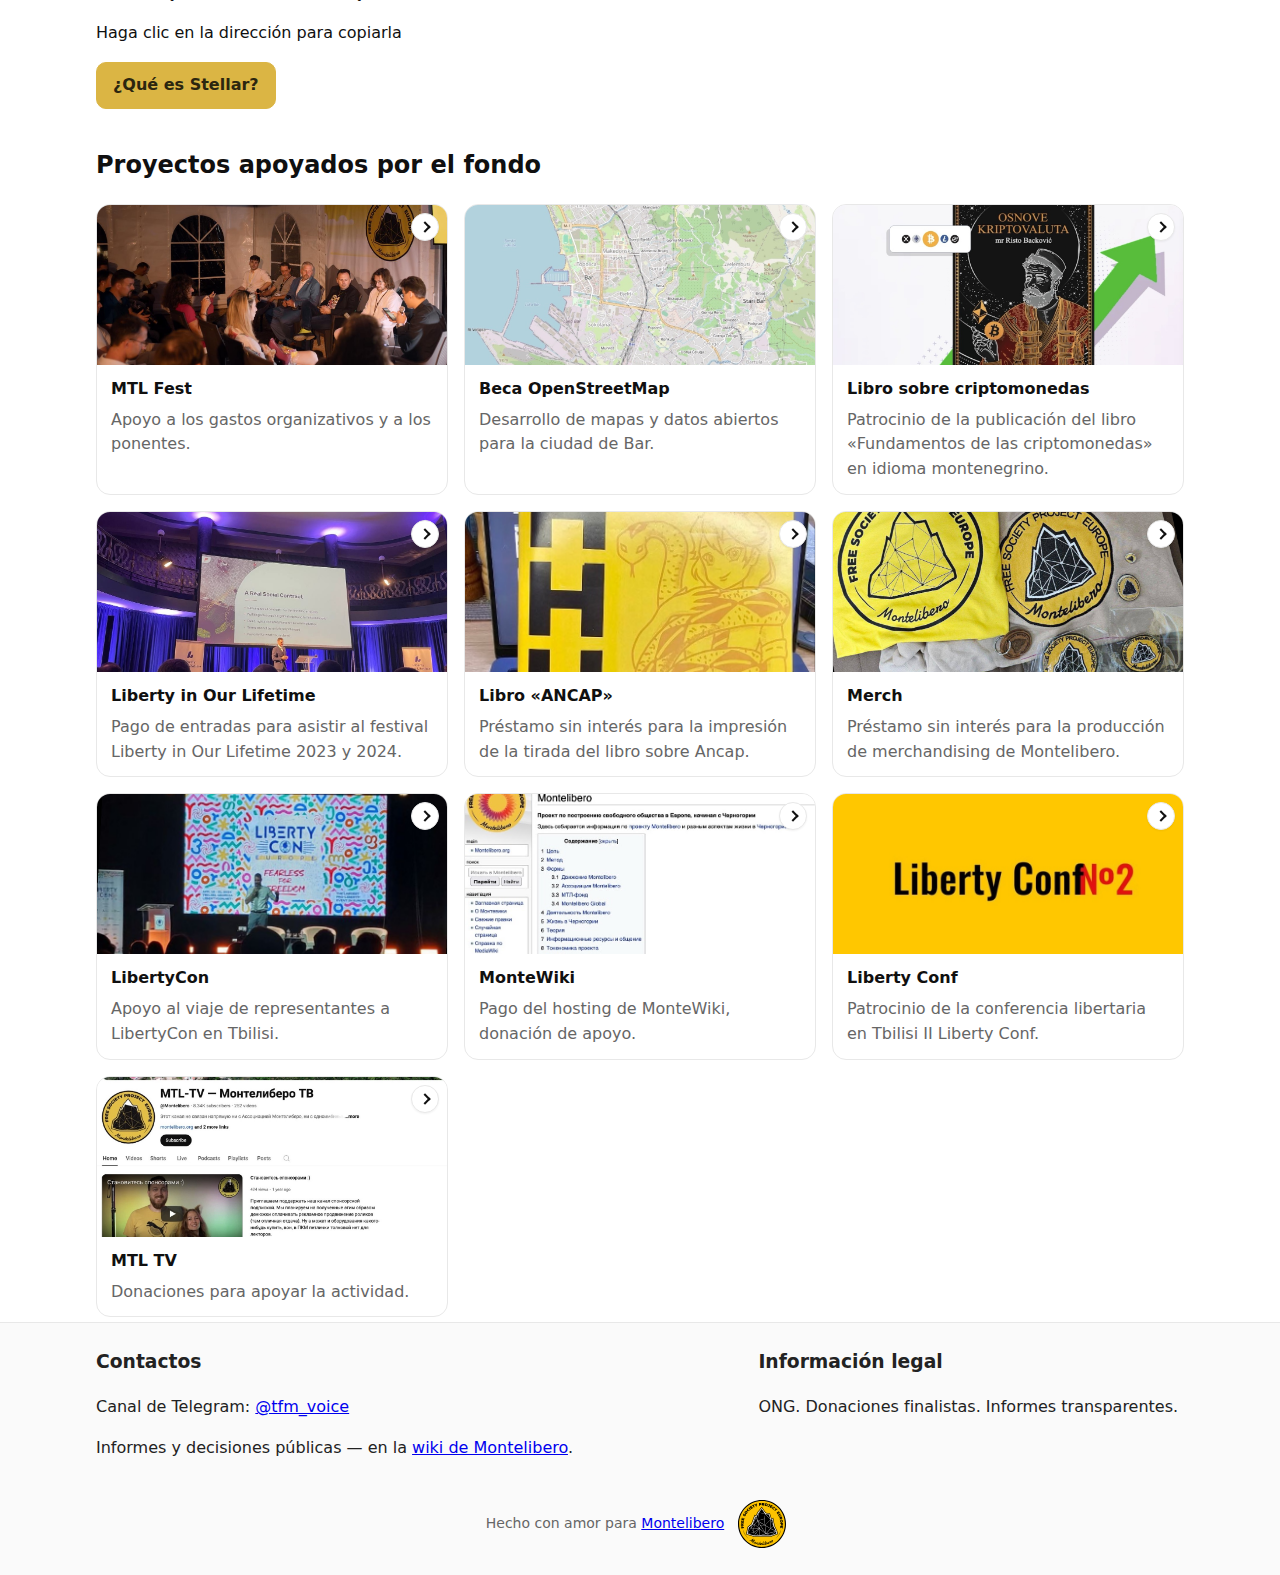
<file: spa/index.html>
<!doctype html>
<html lang="es">
<head>
  <meta charset="utf-8">
  <title>Tercer Fondo Montelibero — fondo benéfico de la comunidad</title>
  <meta name="viewport" content="width=device-width,initial-scale=1">
  <meta name="description" content="Fondo benéfico sin ánimo de lucro: recaudamos donaciones y distribuimos de forma transparente subvenciones para proyectos útiles de la comunidad Montelibero.">
  <link rel="icon" type="image/x-icon" href="../media/favicon.ico">
  <link rel="stylesheet" href="../style.css">
  <link rel="alternate" hreflang="ru" href="/rus/">
  <link rel="alternate" hreflang="en" href="/eng/">
  <link rel="alternate" hreflang="sr-ME" href="/cnr/">
  <link rel="alternate" hreflang="es" href="/spa/">
  <link rel="alternate" hreflang="x-default" href="/eng/">
</head>
<body>
  <header class="header">
    <div class="container nav">
      <a class="nav__brand" href="../">
        <span class="nav__logo" aria-hidden="true"></span>
        <span class="nav__title">Tercer Fondo Montelibero</span>
      </a>
      <nav class="menu" aria-label="Principal">
        <a href="#about">Sobre el fondo</a>
        <a href="#how">Cómo funciona</a>
        <a href="#council">Consejo</a>
        <a class="btn btn--brand" href="#donate">Donar</a>
      </nav>
      <div class="lang" role="group" aria-label="Idioma">
        <input type="checkbox" id="lang-toggle-es" class="lang__cb" aria-hidden="true">
        <label for="lang-toggle-es" class="lang__summary" aria-label="Idioma">SPA</label>
        <div class="lang__list" role="menu">
          <a data-lang="rus" href="../rus/" role="menuitem">RUS</a>
          <a data-lang="cnr" href="../cnr/" role="menuitem">CNR</a>
          <a data-lang="spa" href="../spa/" aria-current="true" role="menuitem">SPA</a>
          <a data-lang="eng" href="../eng/" role="menuitem">ENG</a>
        </div>
      </div>
    </div>
  </header>

  <main id="main">
    <section class="hero">
      <div class="container hero__grid">
        <div>
          <h1>Fondo comunitario transparente para iniciativas útiles</h1>
          <p>Aceptamos donaciones y otorgamos subvenciones para proyectos: desarrollo de infraestructura, iniciativas educativas, eventos, conferencias, desarrollo, publicaciones y mucho más.</p>
          <div style="display:flex; gap:10px;">
            <a class="btn btn--brand" href="#donate">Donar</a>
          </div>
        </div>
        <div>
          <img src="../media/cover.jpeg" alt="Imagen de portada del fondo: colaboración y apoyo" style="width:100%; border-radius:14px; border:1px solid var(--line)">
        </div>
      </div>
    </section>

    <section id="about" class="section">
      <div class="container">
        <h2>Sobre el fondo</h2>
        <div class="cards">
          <div class="card">
            <h3>Misión</h3>
            <p>Apoyar y escalar iniciativas útiles para el movimiento Montelibero mediante donaciones voluntarias.</p>
          </div>
          <div class="card">
            <h3>Transparencia</h3>
            <p>Las decisiones las toma el Consejo del TFM, que incluye a los mayores donantes. Los informes sobre subvenciones y donaciones se publican de forma abierta.</p>
          </div>
          <div class="card">
            <h3>Responsabilidad</h3>
            <p>Criterios estrictos de selección, uso dirigido de los fondos, control de la ejecución.</p>
          </div>
        </div>
      </div>
    </section>

    <section id="how" class="section">
      <div class="container">
        <h2>Cómo funciona</h2>
        <div class="cards">
          <div class="card"><h3>1. Recaudación</h3><p>Los donantes aportan fondos al fondo en una cuenta especial.</p></div>
          <div class="card"><h3>2. Selección</h3><p>El Consejo examina las solicitudes y selecciona los proyectos.</p></div>
          <div class="card"><h3>3. Financiación</h3><p>Otorgamos subvenciones, publicamos informes y métricas.</p></div>
        </div>
      </div>
    </section>

    <section id="council" class="section">
      <div class="container">
        <h2>Consejo del fondo</h2>
        <p>El Consejo está compuesto por los mayores donantes del fondo. El número de miembros del Consejo está limitado a 10 personas. Las decisiones se toman de forma colegiada. La composición actual del Consejo y el Estatuto del TFM están disponibles públicamente.</p>
      </div>
    </section>

    <section id="donate" class="section">
      <div class="container">
        <h2>Hacer una donación</h2>
        <p>Puede apoyar el fondo transfiriendo cualquier cantidad en EURMTL, USDM o SATSMTL a la cuenta de donaciones en la cadena de bloques Stellar.</p>

        <div class="donation-methods">
          <div class="donation-method">
            <h3>Apoyar vía MTL Wallet</h3>
            <p>Monedero custodio popular en forma de bot de Telegram.</p>
          <form class="donation-custom" action="/donate.php" method="get" aria-label="Introducir su monto (MTL Wallet)">
            <input type="hidden" name="method" value="mtl">
            <input type="number" name="amount" min="1" step="1" placeholder="Monto, EURMTL" value="10" required>
            <button type="submit">Introducir monto</button>
          </form>
          </div>

          <div class="donation-method">
            <h3>Apoyar vía Sunce o Lobster</h3>
            <p>Monederos Stellar en forma de aplicaciones.</p>
          <form class="donation-custom" action="/donate.php" method="get" aria-label="Introducir su monto (Stellar)">
            <input type="hidden" name="method" value="stellar">
            <input type="number" name="amount" min="1" step="1" placeholder="Monto, EURMTL" value="10" required>
            <button type="submit">Introducir monto</button>
          </form>
          </div>

          <div class="donation-method">
            <h3>O transferencia directa</h3>
            <p>Utilice cualquier monedero Stellar para transferir tokens a la dirección del TFM.</p>
            <div class="wallet-address">
              <code class="address-text">GCSAXEHZBQY65URLO6YYDOCTRLIGTNMGCQHVW2RZPFNPTEJN6VN7TFIN</code>
            </div>
            <p class="donation-note">Haga clic en la dirección para copiarla</p>
          </div>
        </div>

        <div class="donation-info">
          <a class="btn btn--brand" href="https://monte.wiki/ru/Stellar" target="_blank" rel="noopener">¿Qué es Stellar?</a>
        </div>
      </div>
    </section>

    <section id="projects" class="section">
      <div class="container">
        <h2>Proyectos apoyados por el fondo</h2>
        <div class="projects">
          <article class="project">
            <img src="../media/cover-fest.jpeg" alt="">
            <a class="project_more" href="https://monte.wiki/ru/%D0%A4%D0%B5%D1%81%D1%82%D0%B8%D0%B2%D0%B0%D0%BB%D1%8C_Montelibero_FEST" aria-label="Más información"></a>
            <div class="project_body">
              <h4>MTL Fest</h4>
              <p>Apoyo a los gastos organizativos y a los ponentes.</p>
            </div>
          </article>
          <article class="project">
            <img src="../media/cover-map.jpeg" alt="">
            <a class="project_more" href="https://t.me/tfm_talk/2829" aria-label="Más información"></a>
            <div class="project_body">
              <h4>Beca OpenStreetMap</h4>
              <p>Desarrollo de mapas y datos abiertos para la ciudad de Bar.</p>
            </div>
          </article>
          <article class="project">
            <img src="../media/cover-book1.jpeg" alt="">
            <a class="project_more" href="https://t.me/tfm_talk/3636" aria-label="Más información"></a>
            <div class="project_body">
              <h4>Libro sobre criptomonedas</h4>
              <p>Patrocinio de la publicación del libro «Fundamentos de las criptomonedas» en idioma montenegrino.</p>
            </div>
          </article>
          <article class="project">
            <img src="../media/cover-LiOL.jpeg" alt="">
            <a class="project_more" href="https://t.me/IA_Montelibero/27" aria-label="Más información"></a>
            <div class="project_body">
              <h4>Liberty in Our Lifetime</h4>
              <p>Pago de entradas para asistir al festival Liberty in Our Lifetime 2023 y 2024.</p>
            </div>
          </article>
          <article class="project">
            <img src="../media/cover-book2.jpeg" alt="">
            <a class="project_more" href="https://t.me/Montelibero_ru/8528" aria-label="Más información"></a>
            <div class="project_body">
              <h4>Libro «ANCAP»</h4>
              <p>Préstamo sin interés para la impresión de la tirada del libro sobre Ancap.</p>
            </div>
          </article>
          <article class="project">
            <img src="../media/cover-merch.jpeg" alt="">
            <a class="project_more" href="https://t.me/Montelibero_ru/8528" aria-label="Más información"></a>
            <div class="project_body">
              <h4>Merch</h4>
              <p>Préstamo sin interés para la producción de merchandising de Montelibero.</p>
            </div>
          </article>
          <article class="project">
            <img src="../media/cover-libertycon.jpeg" alt="">
            <a class="project_more" href="https://libertycon.net/blog/libertycon-europe-is-coming-to-tbilisi-georgia/" aria-label="Más información"></a>
            <div class="project_body">
              <h4>LibertyCon</h4>
              <p>Apoyo al viaje de representantes a LibertyCon en Tbilisi.</p>
            </div>
          </article>
          <article class="project">
            <img src="../media/cover-wiki.jpeg" alt="">
            <a class="project_more" href="https://t.me/tfm_talk/2825" aria-label="Más información"></a>
            <div class="project_body">
              <h4>MonteWiki</h4>
              <p>Pago del hosting de MonteWiki, donación de apoyo.</p>
            </div>
          </article>
          <article class="project">
            <img src="../media/cover-libertyconf.jpeg" alt="">
            <a class="project_more" href="https://t.me/tfm_talk/3718" aria-label="Más información"></a>
            <div class="project_body">
              <h4>Liberty Conf</h4>
              <p>Patrocinio de la conferencia libertaria en Tbilisi II Liberty Conf.</p>
            </div>
          </article>
          <article class="project">
            <img src="../media/cover-mtltv.jpeg" alt="">
            <a class="project_more" href="https://monte.wiki/ru/MTL-TV" aria-label="Más información"></a>
            <div class="project_body">
              <h4>MTL TV</h4>
              <p>Donaciones para apoyar la actividad.</p>
            </div>
          </article>
        </div>
      </div>
    </section>
  </main>

  <footer class="footer section">
    <div class="container footer__grid">
      <div>
        <h3>Contactos</h3>
        <p>Canal de Telegram: <a href="https://t.me/tfm_voice">@tfm_voice</a></p>
        <p>Informes y decisiones públicas — en la <a href="https://monte.wiki/ru/%D0%A2%D1%80%D0%B5%D1%82%D0%B8%D0%B9_%D1%84%D0%BE%D0%BD%D0%B4_%D0%9C%D0%BE%D0%BD%D1%82%D0%B5%D0%BB%D0%B8%D0%B1%D0%B5%D1%80%D0%BE">wiki de Montelibero</a>.</p>
      </div>
      <div>
        <h3>Información legal</h3>
        <p>ONG. Donaciones finalistas. Informes transparentes.</p>
      </div>
    </div>
    <div class="container">
      <p class="made">Hecho con amor para <a href="https://montelibero.org/" target="_blank" rel="noopener">Montelibero</a><img src="../media/logo-mtl.svg" alt="Montelibero"></p>
    </div>
  </footer>

  <script>
  (function(){
    function setCookie(name, value, days){
      var d = new Date(); d.setTime(d.getTime() + days*24*60*60*1000);
      document.cookie = name + '=' + encodeURIComponent(value) + '; path=/; SameSite=Lax; expires=' + d.toUTCString();
    }
    var links = document.querySelectorAll('.lang a[data-lang]');
    links.forEach(function(a){ a.addEventListener('click', function(){ setCookie('lang', a.dataset.lang, 365); }); });
  })();
  </script>
</body>
</html>
</file>
<file: style.css>
:root{
  --brand: #dbb544;
  --brand-ink: #2c260f;
  --bg: #ffffff;
  --fg: #101010;
  --muted: #666666;
  --line: #e8e8e8;
  --rad: 14px;
  --maxw: 1120px;

  /* Animation variables */
  --transition-fast: 150ms ease;
  --transition-normal: 250ms ease;
  --transition-slow: 350ms ease;
  --shadow-sm: 0 1px 2px rgba(0,0,0,0.05);
  --shadow-md: 0 4px 6px rgba(0,0,0,0.07);
  --shadow-lg: 0 10px 15px rgba(0,0,0,0.1);
}

*{ box-sizing: border-box; }
html{ scroll-behavior: smooth; }
body{
  margin:0; font-family: system-ui, -apple-system, Segoe UI, Roboto, Ubuntu, Arial, sans-serif;
  background: var(--bg); color: var(--fg); line-height: 1.55;
}

/* Layout */
.container{ width:100%; max-width: var(--maxw); margin:0 auto; padding: 0 16px; }
.section{ padding: 5px 0; }

/* Header */
.header{
  position: sticky; top:0; z-index: 50;
  background: rgba(255,255,255,0.96); backdrop-filter: blur(6px);
  border-bottom: 1px solid var(--line);
}
.nav{
  display:flex; align-items:center; justify-content:space-between;
  gap:16px; padding: 12px 0;
}
.nav__brand{ display:flex; align-items:center; gap:12px; text-decoration:none; color:inherit; }
.nav__logo{
  width:36px; height:36px; border-radius:10px; background: var(--brand);
  display:inline-block; flex-shrink: 0;
  background-image: url('media/logo-tfm.svg');
  background-repeat: no-repeat;
  background-position: center;
  background-size: 85% 85%;
}
.nav__title{ font-weight: 700; letter-spacing: 0.2px; }

/* Menu */
.menu{ display:flex; align-items:center; gap:18px; }
.menu a{
  text-decoration:none; color:inherit; font-weight:500;
}
.menu a:hover{ text-decoration: underline; }

/* CTA */
.btn{
  display:inline-block; padding:10px 16px; border-radius: 10px;
  font-weight:600; text-decoration:none; border:1px solid var(--fg);
  transition: all var(--transition-fast);
  position: relative;
  overflow: hidden;
  cursor: pointer;
}
.btn::before{
  content: ''; position: absolute; top: 0; left: -100%; width: 100%; height: 100%;
  background: linear-gradient(90deg, transparent, rgba(255,255,255,0.2), transparent);
  transition: left var(--transition-slow);
}
.btn:hover::before{ left: 100%; }
.btn:hover{ transform: translateY(-1px); box-shadow: var(--shadow-md); }
.btn:active{ transform: translateY(0); box-shadow: var(--shadow-sm); }
.btn--brand{
  background: var(--brand); color: var(--brand-ink); border-color: var(--brand);
}

/* Hero */
.hero{
  position: relative; overflow: clip; border-bottom: 1px solid var(--line);
  background:
    radial-gradient(80% 60% at 50% -10%, rgba(219,181,68,0.25), transparent 60%),
    linear-gradient(to bottom, rgba(219,181,68,0.06), transparent 35%);
}
.hero__grid{
  display:grid; grid-template-columns: 1.2fr 0.8fr; gap: 24px; align-items:center;
  padding: 28px 0 28px;
}
.hero h1{ font-size: clamp(28px, 4.5vw, 42px); line-height:1.15; margin:0 0 10px; }
.hero p{ color: var(--muted); margin: 0 0 14px; }

/* Cardy */
.cards{
  display:grid; grid-template-columns: repeat(3, 1fr); gap: 16px;
}
.card{
  border:1px solid var(--line); border-radius: var(--rad); padding:16px;
  background:#fff;
  transition: all var(--transition-fast);
  cursor: pointer;
}
.card:hover{
  transform: translateY(-2px);
  box-shadow: var(--shadow-md);
  border-color: var(--brand);
}
.card h3{ margin:0 0 8px; font-size:18px; }
.card p{ margin:0; color: var(--muted); }

/* Projects */
.projects{
  display:grid; grid-template-columns: repeat(3, 1fr); gap: 16px;
}
.project{
  border:1px solid var(--line); border-radius: var(--rad); overflow:hidden; background: #fff;
  position: relative;
  transition: all var(--transition-fast);
  cursor: pointer;
}
.project:hover{
  transform: translateY(-4px);
  box-shadow: var(--shadow-lg);
  border-color: var(--brand);
}
.project img{
  display:block; width:100%; height:160px; object-fit: cover;
  transition: transform var(--transition-normal);
}

.project_body{ padding: 12px 14px; }
.project_body h4{ margin:0 0 6px; font-size: 16px; }
.project_body p{ margin:0; color: var(--muted); }
/* subtle circular icon button with hover label */
.project_more{
  --size: 28px;
  display:inline-flex; align-items:center; justify-content:center;
  width: var(--size); height: var(--size);
  border-radius: 999px;
  text-decoration:none; color:inherit; font-weight:600;
  border:1px solid var(--line); background:#fff;
  position: absolute;
  top: 8px;
  right: 8px;
  z-index: 10;
  transition: all var(--transition-fast);
  box-shadow: var(--shadow-sm);
}
.project_more::before{
  content:""; width:6px; height:6px; border-right:2px solid currentColor;
  border-bottom:2px solid currentColor; transform: rotate(-45deg);
  transition: transform var(--transition-fast);
}
.project_more::after{
  content: attr(aria-label);
  position:absolute; right: calc(100% + 6px); top: 50%; transform: translateY(-50%);
  background:#fff; border:1px solid var(--line); border-radius:8px; padding:4px 8px; color:inherit; white-space:nowrap; font-size:12px;
  opacity:0; pointer-events:none; transition: opacity var(--transition-fast);
  box-shadow: var(--shadow-md);
}
.project_more:hover{
  background: var(--brand); color: var(--brand-ink); border-color: var(--brand);
  transform: scale(1.1);
  box-shadow: var(--shadow-md);
}
.project_more:hover::before{ transform: rotate(-45deg) scale(1.2); }
.project_more:hover::after{ opacity:1; }

/* Footer */
.footer{
  border-top:1px solid var(--line); color:#222; background:#fafafa;
}
.footer__grid{
  display:grid; grid-template-columns: 1.2fr 0.8fr; gap: 24px;
}
.made{ margin-top: 16px; text-align:center; color: var(--muted); font-size: 14px; }
.made img{ width:64px; height:64px; vertical-align: middle; margin-left:6px; }

/* Language switch */
.lang{
  display:flex; align-items:center; gap:8px;
}
.lang a{
  display:inline-block; padding:6px 10px; border-radius:9px; border:1px solid var(--line);
  text-decoration:none; color:inherit; font-weight:600;
  transition: all var(--transition-fast);
  position: relative;
}
.lang a:hover{
  transform: translateY(-1px);
  box-shadow: var(--shadow-sm);
}
.lang a[aria-current="true"]{
  background: var(--brand); color: var(--brand-ink); border-color: var(--brand);
  box-shadow: var(--shadow-sm);
}

/* Focus states for accessibility */
a:focus-visible,
button:focus-visible,
input:focus-visible,
textarea:focus-visible,
select:focus-visible{
  outline: 2px solid var(--brand);
  outline-offset: 2px;
  border-radius: 4px;
}

/* Loading animation */
@keyframes fadeInUp {
  from {
    opacity: 0;
    transform: translateY(20px);
  }
  to {
    opacity: 1;
    transform: translateY(0);
  }
}

.section {
  animation: fadeInUp 0.6s ease-out;
}

/* Responsive */
@media (max-width: 920px){
  .hero__grid{ grid-template-columns: 1fr; }
  .cards, .projects{ grid-template-columns: 1fr 1fr; }
  .footer__grid{ grid-template-columns: 1fr; }
}
@media (max-width: 560px){
  .menu{ display:none; }
  .cards, .projects{ grid-template-columns: 1fr; }
  .hero .container{ padding-left: 20px; padding-right: 20px; }
  .hero__grid{ padding: 20px 0 16px; gap: 16px; }
}
</file>
